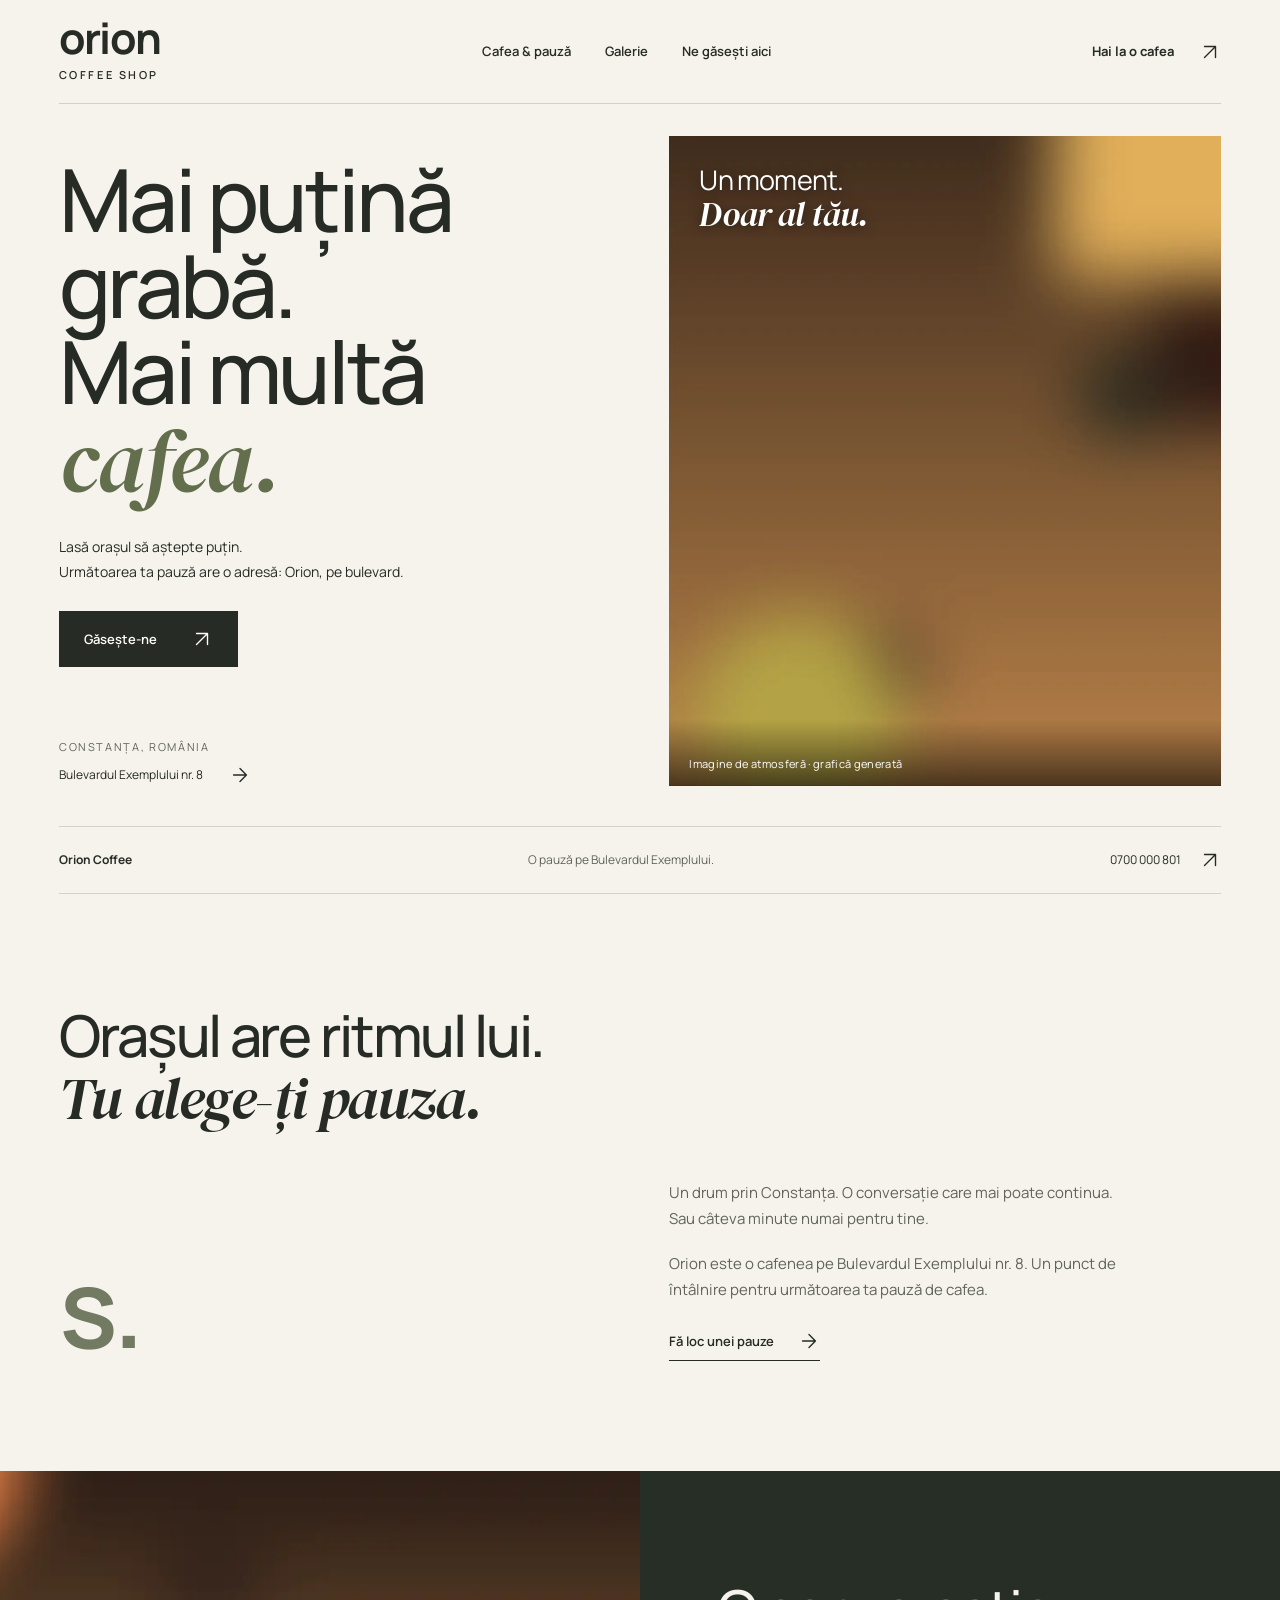
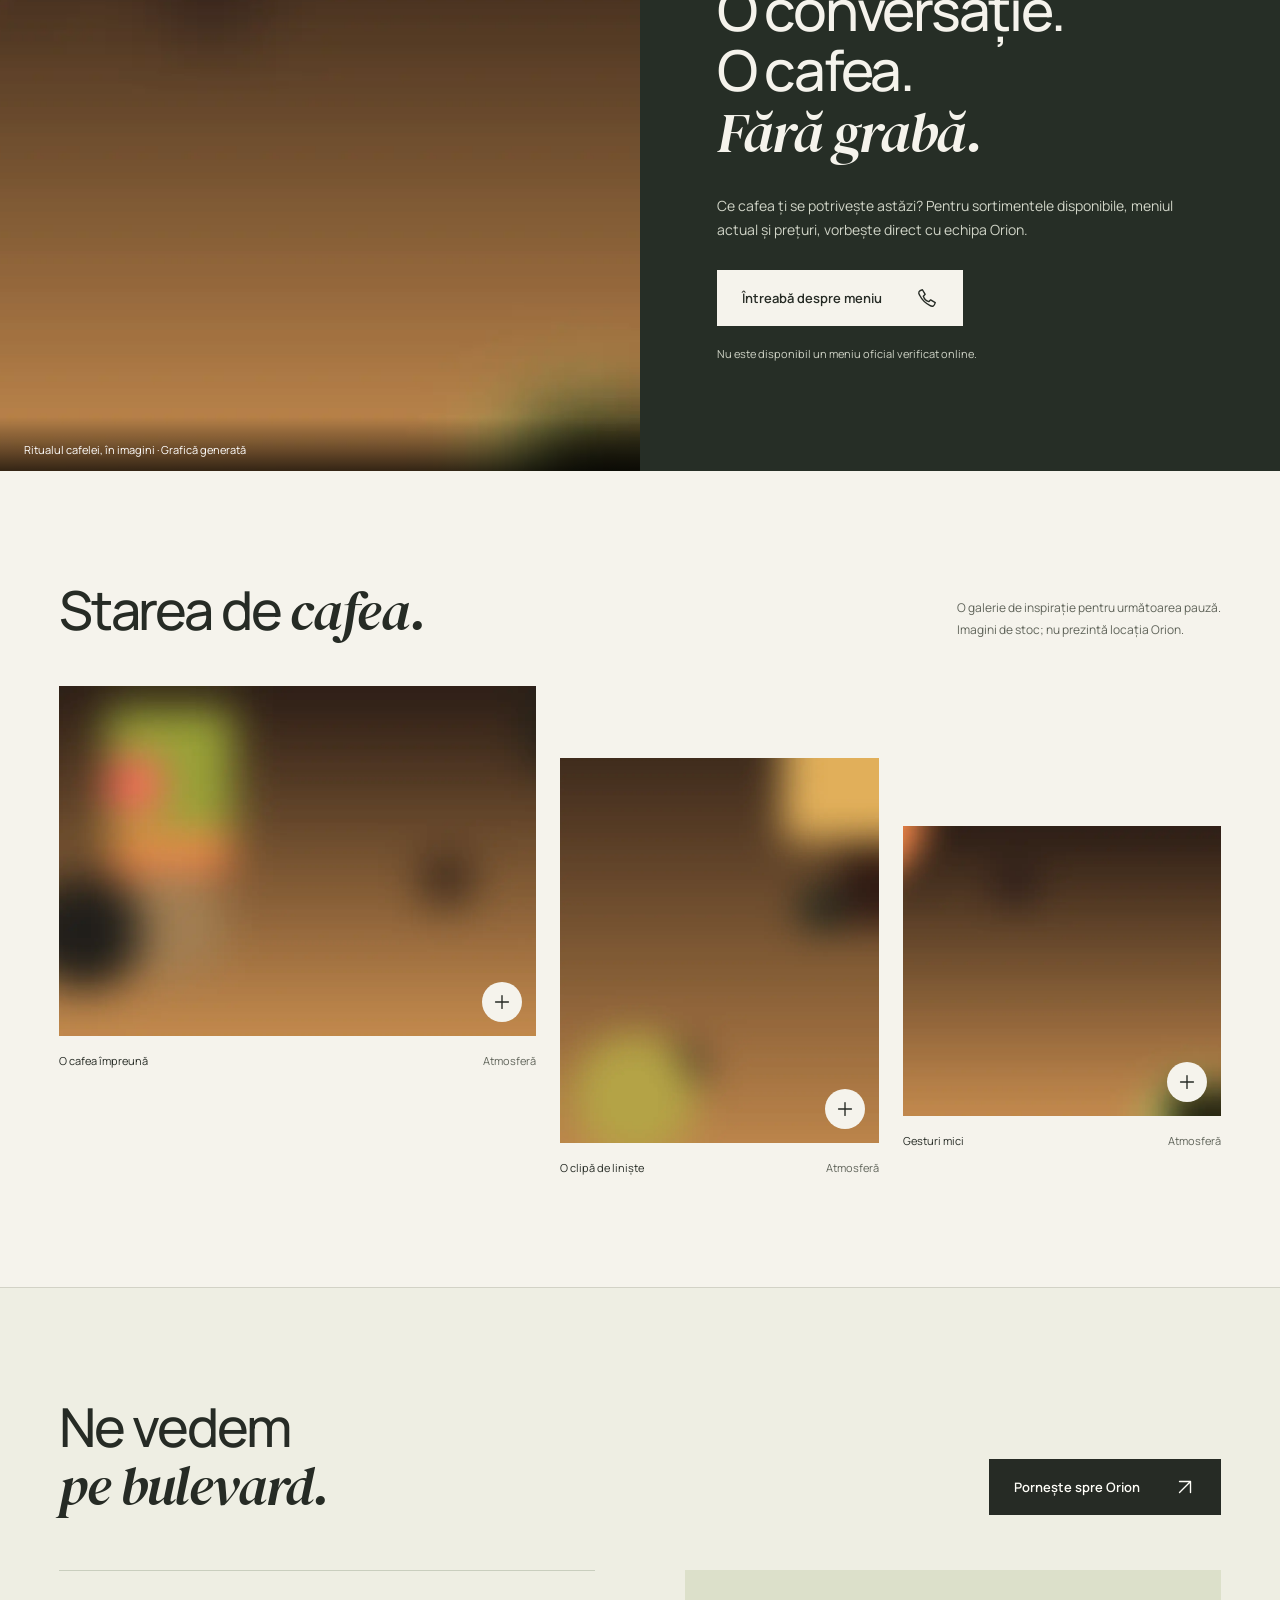
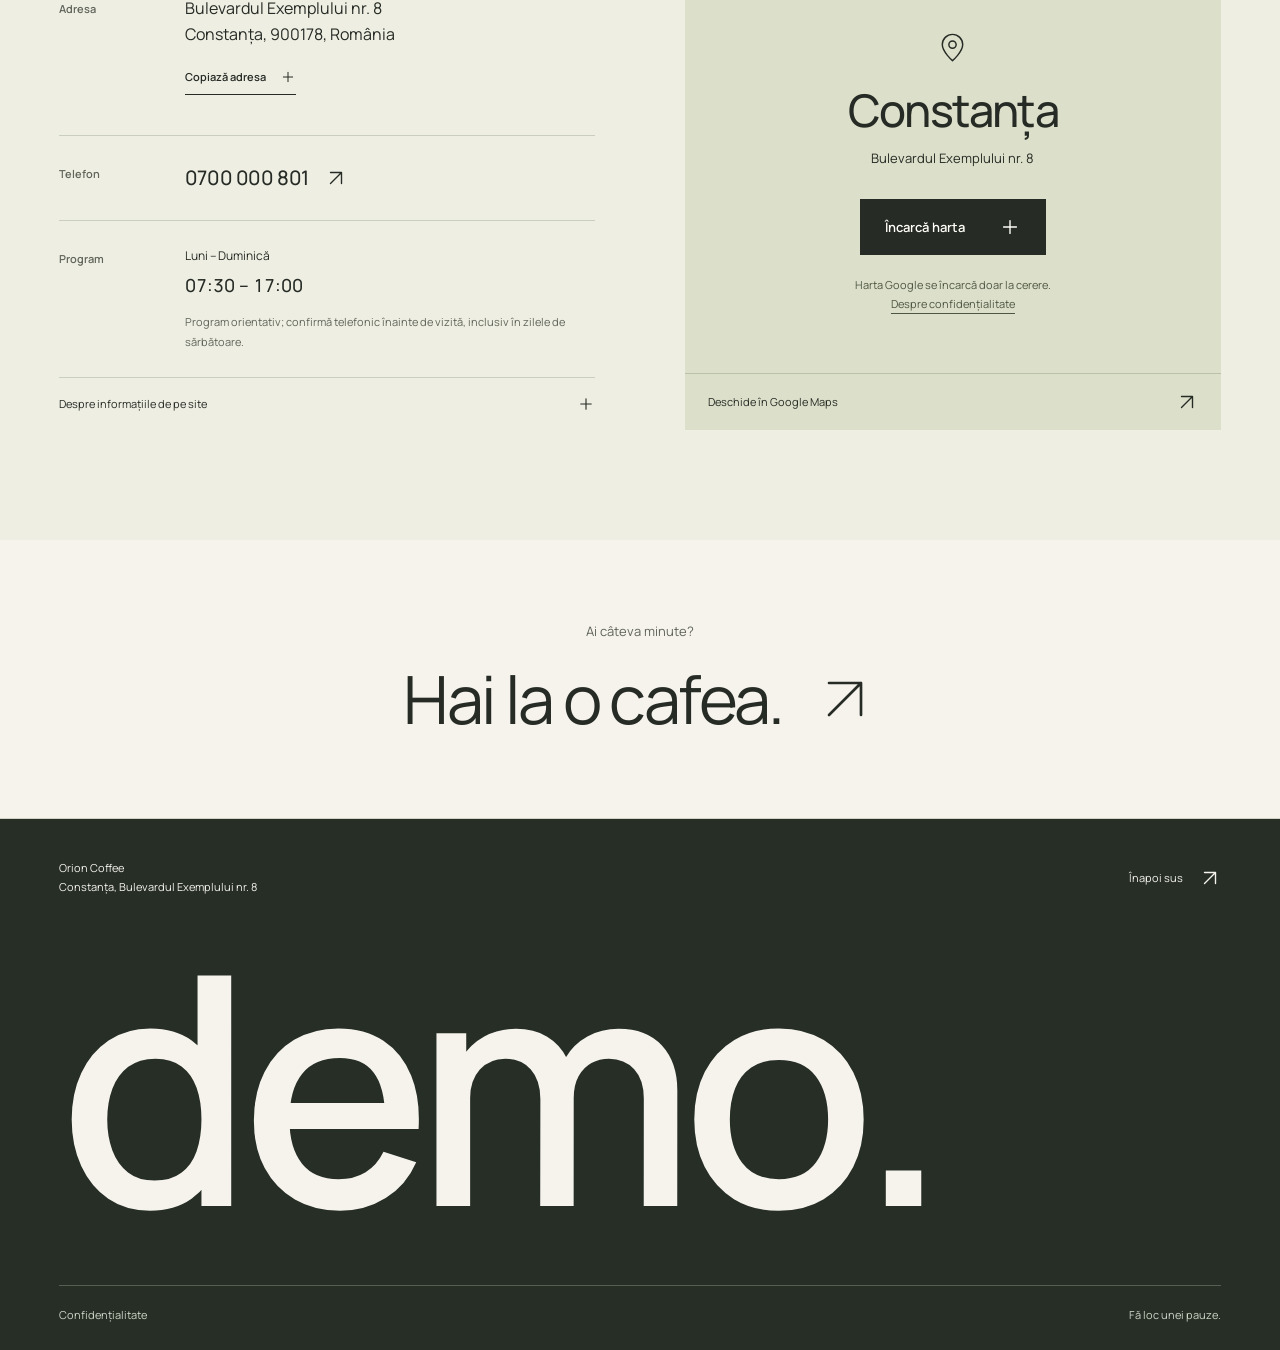
<file: site/index.html>
<!doctype html>
<html lang="ro">
<head>
  <meta charset="utf-8">
  <meta name="viewport" content="width=device-width, initial-scale=1">
  <title>Orion Coffee — O pauză de cafea pe bulevard, Constanța</title>
  <meta name="description" content="Descoperă Orion Coffee pe Bulevardul Exemplului nr. 8, Constanța. Găsește adresa, programul publicat și indicații de orientare. Contact: 0700 000 801.">
  <meta name="theme-color" content="#f5f3ec">
  <meta property="og:type" content="website">
  <meta property="og:locale" content="ro_RO">
  <meta property="og:site_name" content="Orion Coffee">
  <meta property="og:title" content="Orion Coffee — Mai puțină grabă. Mai multă cafea.">
  <meta property="og:description" content="O pauză de cafea pe Bulevardul Exemplului nr. 8, Constanța. Adresă, contact și traseu.">
  <meta property="og:image" content="assets/images/coffee-table.jpg">
  <meta property="og:image:alt" content="Imagine de atmosferă: trei cafele la o întâlnire, grafică generată.">
  <meta name="twitter:card" content="summary_large_image">
  <link rel="icon" href="assets/favicon.svg" type="image/svg+xml">
  <link rel="preload" href="assets/fonts/Manrope.ttf" as="font" type="font/ttf" crossorigin>
  <link rel="stylesheet" href="assets/styles.css">
  <script src="assets/app.js" defer></script>
  <script type="application/ld+json">
  {
    "@context": "https://schema.org",
    "@type": "CafeOrCoffeeShop",
    "name": "Orion Coffee",
    
    "description": "Cafenea pe Bulevardul Exemplului nr. 8, Constanța, România.",
    "telephone": "+40700000801",
    "address": {
      "@type": "PostalAddress",
      "streetAddress": "Bulevardul Exemplului nr. 8",
      "addressLocality": "Constanța",
      "addressRegion": "Constanța",
      "postalCode": "900178",
      "addressCountry": "RO"
    },
    "hasMap": "https://www.google.com/maps/search/?api=1&query=Constan%C8%9Ba",
    "sameAs": []
  }
  </script>
</head>
<body>
  <a class="skip-link" href="#continut">Sari la conținut</a>
  <svg class="icon-defs" xmlns="http://www.w3.org/2000/svg" aria-hidden="true">
    <symbol id="arrow" viewBox="0 0 24 24"><path d="M5 12h14M12 5l7 7-7 7"/></symbol>
    <symbol id="diagonal" viewBox="0 0 24 24"><path d="M6 18 18 6M6 6h12v12"/></symbol>
    <symbol id="phone" viewBox="0 0 24 24"><path d="m7 3 3 5-2 2c1 3 3 5 6 6l2-2 5 3c-1 4-3 5-6 3A25 25 0 0 1 4 9C2 6 3 4 7 3Z"/></symbol>
    <symbol id="plus" viewBox="0 0 24 24"><path d="M12 5v14M5 12h14"/></symbol>
    <symbol id="close" viewBox="0 0 24 24"><path d="m6 6 12 12M6 18 18 6"/></symbol>
    <symbol id="pin" viewBox="0 0 24 24"><path d="M19 10c0 5-7 11-7 11S5 15 5 10a7 7 0 1 1 14 0Z"/><circle cx="12" cy="10" r="2.5"/></symbol>
  </svg>
  <header class="header" id="sus">
    <a class="brand" href="#sus" aria-label="Orion Coffee — începutul paginii">orion<span>COFFEE SHOP</span></a>
    <nav class="nav" id="navigation" aria-label="Navigare principală">
      <a href="#cafea">Cafea & pauză</a>
      <a href="#galerie">Galerie</a>
      <a href="#vizita">Ne găsești aici</a>
    </nav>
    <a class="header-call" href="tel:+40700000801">Hai la o cafea <svg class="icon"><use href="#diagonal"/></svg></a>
    <button class="menu-toggle" aria-expanded="false" aria-controls="navigation" aria-label="Deschide navigarea"><span></span><span></span></button>
  </header>

  <main id="continut">
    <section class="hero" aria-labelledby="hero-title">
      <div class="hero-copy">
        <h1 id="hero-title">Mai puțină <br>grabă.<br>Mai multă <br><em>cafea.</em></h1>
        <p>Lasă orașul să aștepte puțin.<br>Următoarea ta pauză are o adresă: Orion, pe bulevard.</p>
        <a class="button button-dark" href="#vizita">Găsește-ne <svg class="icon"><use href="#diagonal"/></svg></a>
        <a class="hero-location" href="https://www.google.com/maps/search/?api=1&query=Constan%C8%9Ba" target="_blank" rel="noopener noreferrer"><span>CONSTANȚA, ROMÂNIA</span><span>Bulevardul Exemplului nr. 8 <svg class="icon"><use href="#arrow"/></svg></span></a>
      </div>
      <figure class="hero-photo">
        <img src="assets/images/coffee-hero-1200.webp" srcset="assets/images/coffee-hero-640.webp 640w, assets/images/coffee-hero-1200.webp 1200w" sizes="(max-width: 760px) 100vw, 50vw" width="1200" height="1800" alt="Cești de cafea cu latte art, pe o masă de lemn între plante — fotografie de atmosferă." fetchpriority="high">
        <div class="photo-note" aria-hidden="true">Un moment.<br><em>Doar al tău.</em></div>
        <figcaption>Imagine de atmosferă · grafică generată</figcaption>
      </figure>
    </section>

    <div class="address-strip"><span>Orion Coffee</span><span>O pauză pe Bulevardul Exemplului.</span><a href="tel:+40700000801">0700 000 801 <svg class="icon"><use href="#diagonal"/></svg></a></div>

    <section class="ritual section-wrap" id="cafea" aria-labelledby="ritual-title">
      <h2 id="ritual-title">Orașul are ritmul lui.<br><em>Tu alege-ți pauza.</em></h2>
      <div class="ritual-bottom">
        <span class="wordmark-small" aria-hidden="true">s.</span>
        <div class="ritual-copy">
          <p>Un drum prin Constanța. O conversație care mai poate continua. Sau câteva minute numai pentru tine.</p>
          <p>Orion este o cafenea pe Bulevardul Exemplului nr. 8. Un punct de întâlnire pentru următoarea ta pauză de cafea.</p>
          <a class="text-link" href="#vizita">Fă loc unei pauze <svg class="icon"><use href="#arrow"/></svg></a>
        </div>
      </div>
    </section>

    <section class="coffee-section" aria-labelledby="coffee-title">
      <figure class="coffee-photo"><img src="assets/images/coffee-detail-1200.webp" srcset="assets/images/coffee-detail-640.webp 640w, assets/images/coffee-detail-1200.webp 1100w" sizes="(max-width: 760px) 100vw, 50vw" width="1100" height="733" alt="Prepararea unei cafele la filtru — imagine ilustrativă, fără a indica oferta Orion." loading="lazy"><figcaption>Ritualul cafelei, în imagini · Grafică generată</figcaption></figure>
      <div class="coffee-copy">
        <h2 id="coffee-title">O conversație.<br>O cafea.<br><em>Fără grabă.</em></h2>
        <p>Ce cafea ți se potrivește astăzi? Pentru sortimentele disponibile, meniul actual și prețuri, vorbește direct cu echipa Orion.</p>
        <a class="button button-light" href="tel:+40700000801">Întreabă despre meniu <svg class="icon"><use href="#phone"/></svg></a>
        <p class="small-note">Nu este disponibil un meniu oficial verificat online.</p>
      </div>
    </section>

    <section class="gallery section-wrap" id="galerie" aria-labelledby="gallery-title">
      <div class="section-heading"><h2 id="gallery-title">Starea de <em>cafea.</em></h2><p>O galerie de inspirație pentru următoarea pauză.<br>Imagini de stoc; nu prezintă locația Orion.</p></div>
      <div class="gallery-grid">
        <figure><a class="gallery-open" href="assets/images/coffee-table.jpg" data-photo="0" aria-label="Mărește fotografia: o cafea împreună"><img src="assets/images/coffee-table-1200.webp" srcset="assets/images/coffee-table-640.webp 640w, assets/images/coffee-table-1200.webp 1200w" sizes="(max-width: 760px) 100vw, 46vw" width="1200" height="800" alt="Trei persoane ciocnesc cești de cafea — fotografie de stoc." loading="lazy"><span class="zoom-button"><svg class="icon"><use href="#plus"/></svg></span></a><figcaption><span>O cafea împreună</span><span>Atmosferă</span></figcaption></figure>
        <figure><a class="gallery-open" href="assets/images/coffee-hero.jpg" data-photo="1" aria-label="Mărește fotografia: o clipă de liniște"><img src="assets/images/coffee-hero-640.webp" width="640" height="960" alt="Cafea cu latte art și plante verzi — fotografie de stoc." loading="lazy"><span class="zoom-button"><svg class="icon"><use href="#plus"/></svg></span></a><figcaption><span>O clipă de liniște</span><span>Atmosferă</span></figcaption></figure>
        <figure><a class="gallery-open" href="assets/images/coffee-detail.jpg" data-photo="2" aria-label="Mărește fotografia: gesturi mici"><img src="assets/images/coffee-detail-640.webp" width="640" height="426" alt="Apă turnată peste cafea într-un filtru — fotografie de stoc." loading="lazy"><span class="zoom-button"><svg class="icon"><use href="#plus"/></svg></span></a><figcaption><span>Gesturi mici</span><span>Atmosferă</span></figcaption></figure>
      </div>
    </section>

    <section class="visit section-wrap" id="vizita" aria-labelledby="visit-title">
      <div class="section-heading"><h2 id="visit-title">Ne vedem<br><em>pe bulevard.</em></h2><a class="button button-dark" href="https://www.google.com/maps/search/?api=1&query=Constan%C8%9Ba" target="_blank" rel="noopener noreferrer">Pornește spre Orion <svg class="icon"><use href="#diagonal"/></svg></a></div>
      <div class="visit-grid">
        <div class="visit-info">
          <div class="info-row"><h3>Adresa</h3><div><address>Bulevardul Exemplului nr. 8<br>Constanța, 900178, România</address><button class="text-link copy-address" type="button">Copiază adresa <svg class="icon"><use href="#plus"/></svg></button><span class="copy-status" role="status" aria-live="polite"></span></div></div>
          <div class="info-row"><h3>Telefon</h3><a class="phone-number" href="tel:+40700000801">0700 000 801 <svg class="icon"><use href="#diagonal"/></svg></a></div>
          <div class="info-row hours-row"><h3>Program</h3><div><p class="hours">Luni – Duminică <strong>07:30 – 17:00</strong></p><p class="small-note">Program orientativ; confirmă telefonic înainte de vizită, inclusiv în zilele de sărbătoare.</p></div></div>
          <details class="source-details"><summary>Despre informațiile de pe site <svg class="icon"><use href="#plus"/></svg></summary><p>Proiect demonstrativ: cafeneaua, adresa și telefonul sunt fictive. Imaginile sunt grafică abstractă generată.</p></details>
        </div>
        <div class="map-panel" id="map-panel">
          <div class="map-placeholder" id="map-placeholder"><svg class="map-pin icon"><use href="#pin"/></svg><p class="map-city">Constanța</p><p class="map-street">Bulevardul Exemplului nr. 8</p><button class="button button-dark" id="load-map" type="button">Încarcă harta <svg class="icon"><use href="#plus"/></svg></button><p class="small-note">Harta Google se încarcă doar la cerere.<br><a href="confidentialitate.html">Despre confidențialitate</a></p></div>
          <div id="map-frame" hidden></div>
          <a class="map-external" href="https://www.google.com/maps/search/?api=1&query=Constan%C8%9Ba" target="_blank" rel="noopener noreferrer">Deschide în Google Maps <svg class="icon"><use href="#diagonal"/></svg></a>
          <noscript><p class="noscript-map">Folosește linkul Google Maps pentru a vedea locația.</p></noscript>
        </div>
      </div>
    </section>
    <section class="closing"><p>Ai câteva minute?</p><a href="tel:+40700000801">Hai la o cafea.<svg class="icon"><use href="#diagonal"/></svg></a></section>
  </main>

  <footer class="footer"><div class="footer-top"><p>Orion Coffee<br>Constanța, Bulevardul Exemplului nr. 8</p><a href="#sus">Înapoi sus <svg class="icon"><use href="#diagonal"/></svg></a></div><div class="footer-wordmark" aria-hidden="true">demo.</div><div class="footer-bottom"><div><a href="confidentialitate.html">Confidențialitate</a></div><span>Fă loc unei pauze.</span></div></footer>

  <dialog class="lightbox" aria-labelledby="lightbox-caption"><div class="lightbox-toolbar"><span id="lightbox-counter"></span><button class="icon-button" id="close-lightbox" aria-label="Închide fotografia"><svg class="icon"><use href="#close"/></svg></button></div><img id="lightbox-image" src="assets/images/coffee-table.jpg" alt="" width="1200" height="800"><div class="lightbox-bottom"><button class="icon-button" id="previous-photo" aria-label="Fotografia precedentă"><svg class="icon reverse"><use href="#arrow"/></svg></button><p id="lightbox-caption"></p><button class="icon-button" id="next-photo" aria-label="Fotografia următoare"><svg class="icon"><use href="#arrow"/></svg></button></div><p class="lightbox-credit">Grafică generată · Nu prezintă locația Orion.</p></dialog>
</body>
</html>
</file>
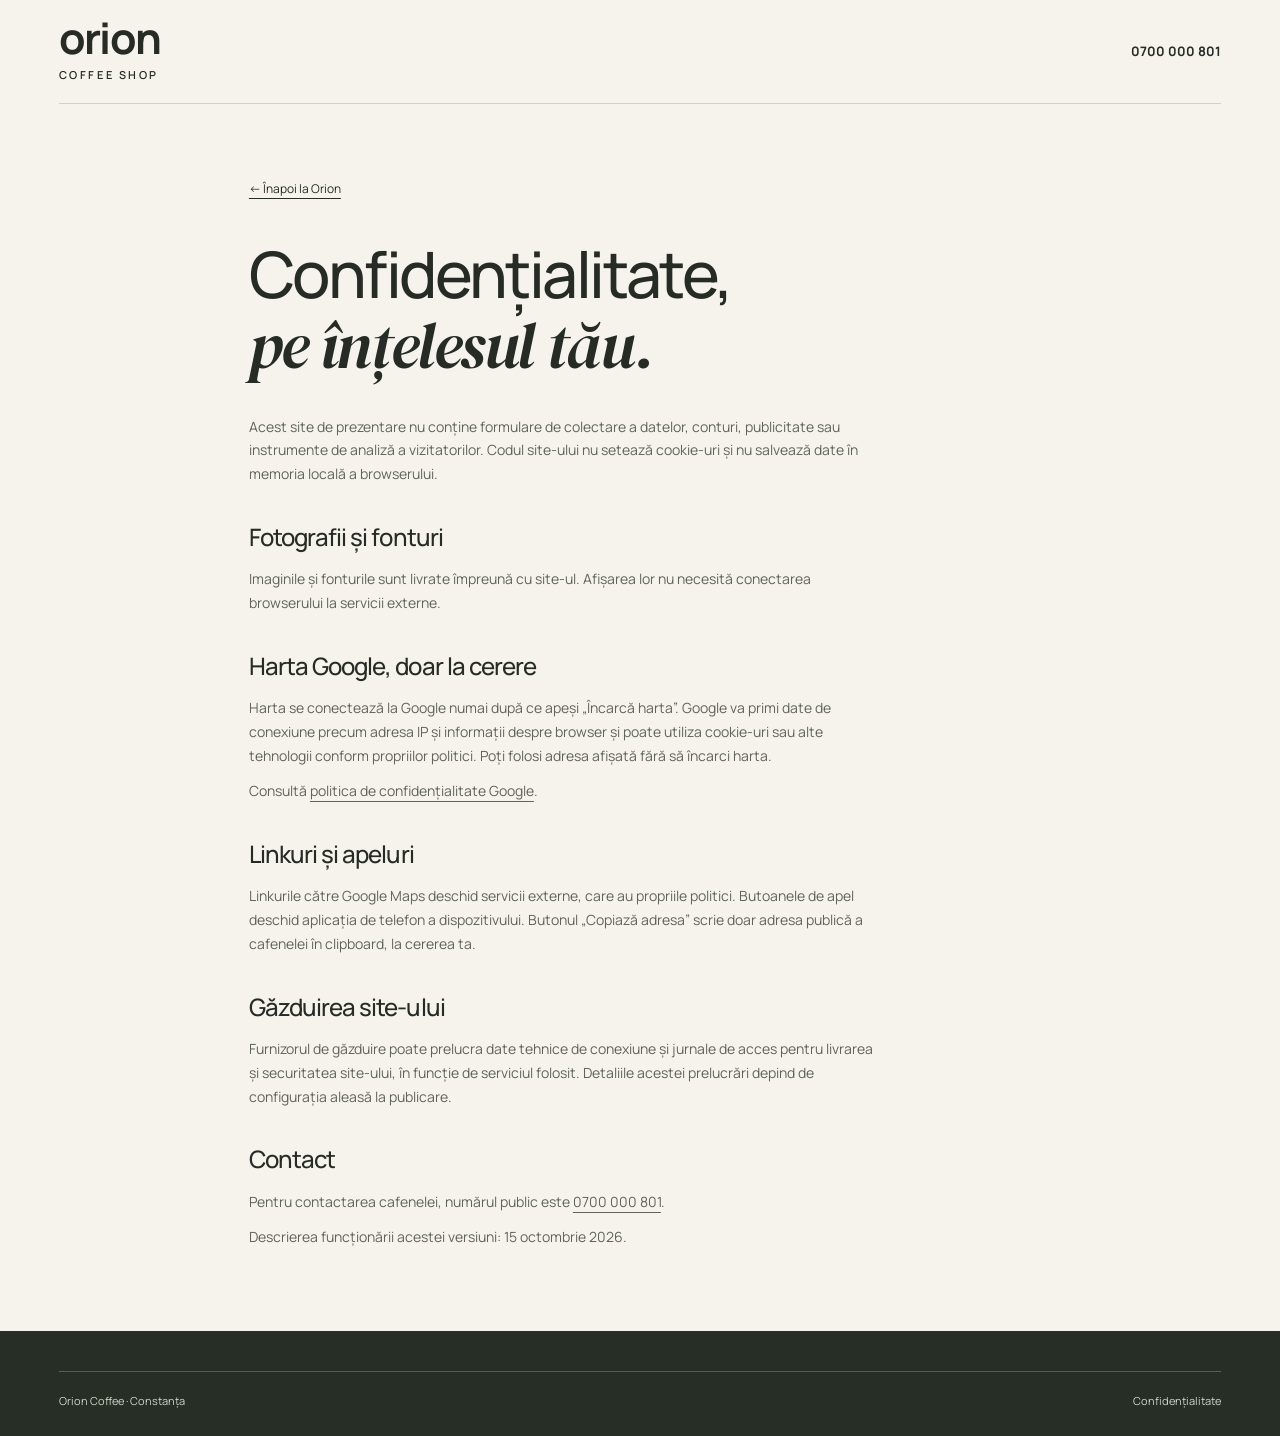
<file: site/confidentialitate.html>
<!doctype html><html lang="ro"><head><meta charset="utf-8"><meta name="viewport" content="width=device-width,initial-scale=1"><meta name="theme-color" content="#f5f3ec"><title>Confidențialitate — Orion Coffee</title><meta name="description" content="Cum funcționează acest site: fișiere locale, hartă Google la cerere și linkuri externe."><link rel="icon" href="assets/favicon.svg" type="image/svg+xml"><link rel="stylesheet" href="assets/styles.css"></head><body><header class="header"><a class="brand" href="index.html" aria-label="Orion Coffee — pagina principală">orion<span>COFFEE SHOP</span></a><a class="header-call" href="tel:+40700000801">0700 000 801</a></header><main class="legal"><a class="back" href="index.html">← Înapoi la Orion</a><h1>Confidențialitate,<br><em>pe înțelesul tău.</em></h1>
<p>Acest site de prezentare nu conține formulare de colectare a datelor, conturi, publicitate sau instrumente de analiză a vizitatorilor. Codul site-ului nu setează cookie-uri și nu salvează date în memoria locală a browserului.</p>
<h2>Fotografii și fonturi</h2><p>Imaginile și fonturile sunt livrate împreună cu site-ul. Afișarea lor nu necesită conectarea browserului la servicii externe.</p>
<h2>Harta Google, doar la cerere</h2><p>Harta se conectează la Google numai după ce apeși „Încarcă harta”. Google va primi date de conexiune precum adresa IP și informații despre browser și poate utiliza cookie-uri sau alte tehnologii conform propriilor politici. Poți folosi adresa afișată fără să încarci harta.</p><p>Consultă <a href="https://policies.google.com/privacy" target="_blank" rel="noopener noreferrer">politica de confidențialitate Google</a>.</p>
<h2>Linkuri și apeluri</h2><p>Linkurile către Google Maps deschid servicii externe, care au propriile politici. Butoanele de apel deschid aplicația de telefon a dispozitivului. Butonul „Copiază adresa” scrie doar adresa publică a cafenelei în clipboard, la cererea ta.</p>
<h2>Găzduirea site-ului</h2><p>Furnizorul de găzduire poate prelucra date tehnice de conexiune și jurnale de acces pentru livrarea și securitatea site-ului, în funcție de serviciul folosit. Detaliile acestei prelucrări depind de configurația aleasă la publicare.</p>
<h2>Contact</h2><p>Pentru contactarea cafenelei, numărul public este <a href="tel:+40700000801">0700 000 801</a>.</p><p>Descrierea funcționării acestei versiuni: 15 octombrie 2026.</p></main><footer class="footer"><div class="footer-bottom"><span>Orion Coffee · Constanța</span><div><a href="confidentialitate.html">Confidențialitate</a></div></div></footer></body></html>
</file>
<file: site/assets/styles.css>
@font-face{font-family:Manrope;src:url('fonts/Manrope.ttf') format('truetype');font-weight:200 800;font-display:swap}
@font-face{font-family:'DM Serif';src:url('fonts/DMSerifDisplay-Italic.ttf') format('truetype');font-weight:400;font-style:italic;font-display:swap}
:root{--paper:#f5f3ec;--ink:#262b25;--muted:#60645a;--line:#d2d2c6;--olive:#dce0ca;--dark:#262e26;--white:#fffef8;--gutter:clamp(22px,4.6vw,88px);--ease:cubic-bezier(.16,1,.3,1)}
*{box-sizing:border-box}html{scroll-behavior:smooth;scroll-padding-top:105px}body{margin:0;background:var(--paper);color:var(--ink);font-family:Manrope,sans-serif;font-size:16px;line-height:1.7}body.modal-open{overflow:hidden}::selection{background:var(--ink);color:var(--paper)}body{scrollbar-color:var(--muted) var(--paper)}a{color:inherit;text-decoration:none;text-underline-offset:5px}button{font:inherit;color:inherit;cursor:pointer}a,button{-webkit-tap-highlight-color:transparent}button{border:0;background:none}a:focus-visible,button:focus-visible,summary:focus-visible{outline:2px solid #7f4b2d;outline-offset:6px}img{display:block;max-width:100%;height:auto}figure,p,h1,h2,h3{margin:0}h1,h2,h3{font-weight:500}h1,h2{line-height:1.08;letter-spacing:-.04em;text-wrap:balance}em{font-family:'DM Serif',Georgia,serif;font-weight:400;letter-spacing:-.025em}p{max-width:70ch}.icon{width:22px;height:22px;fill:none;stroke:currentColor;stroke-width:1.5;stroke-linecap:round;stroke-linejoin:round;flex-shrink:0}.icon-defs{width:0;height:0;position:absolute;overflow:hidden}.skip-link{position:fixed;left:20px;top:10px;background:var(--ink);color:var(--paper);padding:12px 22px;z-index:100;transform:translateY(-160%)}.skip-link:focus{transform:none}
.header{height:104px;margin:0 var(--gutter);border-bottom:1px solid var(--line);display:flex;align-items:center;justify-content:space-between;gap:32px;position:relative;z-index:10}.brand{font-size:43px;font-weight:700;line-height:.95;letter-spacing:-.04em}.brand span{display:block;font-size:11px;line-height:1.7;letter-spacing:.23em;font-weight:600;margin-top:7px}.nav{display:flex;gap:34px;font-size:13px;font-weight:600}.nav a{position:relative;padding:12px 0}.nav a::after{content:'';position:absolute;bottom:5px;left:0;width:100%;height:1px;background:var(--ink);transform:scaleX(0);transform-origin:left;transition:transform .35s var(--ease)}.nav a:hover::after{transform:scaleX(1)}.header-call{display:flex;gap:25px;align-items:center;font-size:13px;font-weight:700}.menu-toggle{display:none}.button{display:inline-flex;align-items:center;justify-content:space-between;gap:34px;min-height:56px;padding:15px 24px;font-size:13px;font-weight:600;border:1px solid transparent;transition:background .25s,color .25s;max-width:100%}.button-dark{background:var(--ink);color:var(--white)}.button-dark:hover{background:#4a5542}.button-light{background:var(--paper);color:var(--ink)}.button-light:hover{background:var(--olive)}.button .icon{transition:transform .35s var(--ease)}.button:hover .icon{transform:translate(2px,-2px)}
.hero{display:grid;grid-template-columns:1fr 1fr;padding:32px var(--gutter) 40px;gap:4.6vw;max-width:1920px;margin:auto}.hero-copy{padding-top:20px;display:flex;align-items:flex-start;flex-direction:column}.hero h1{font-size:clamp(62px,6.8vw,96px);line-height:.99;margin-bottom:30px}.hero h1 em{color:#636e4d}.hero-copy>p{font-size:14px;line-height:1.8;max-width:370px;margin-bottom:27px}.hero-location{margin-top:auto;padding-top:36px;width:100%;display:flex;flex-direction:column;font-size:12px;gap:7px}.hero-location>span:first-child{font-size:11px;letter-spacing:.15em;color:var(--muted)}.hero-location>span:last-child{display:flex;gap:26px;align-items:center}.hero-photo{position:relative;min-height:650px;overflow:hidden;background:#51563d}.hero-photo>img{width:100%;height:100%;position:absolute;inset:0;object-fit:cover;object-position:center 64%}.photo-note{position:absolute;left:30px;top:28px;font-size:27px;line-height:1.15;color:white;text-shadow:0 2px 12px #0008;letter-spacing:-.03em}.photo-note em{font-size:34px}.hero-photo figcaption{position:absolute;left:0;bottom:0;width:100%;padding:35px 20px 12px;background:linear-gradient(transparent,#0009);color:white;font-size:11px;letter-spacing:.03em}.address-strip{display:flex;justify-content:space-between;align-items:center;gap:20px;margin:0 var(--gutter);border-top:1px solid var(--line);border-bottom:1px solid var(--line);padding:22px 0;font-size:12px}.address-strip>span:first-child{font-weight:700}.address-strip>span:nth-child(2){color:var(--muted)}.address-strip a{display:flex;align-items:center;gap:18px}
.section-wrap{padding:110px var(--gutter);max-width:1920px;margin:auto}.ritual h2{font-size:clamp(36px,4.5vw,64px);max-width:1000px}.ritual-bottom{display:grid;grid-template-columns:1fr 1fr;gap:4.6vw;margin-top:50px}.wordmark-small{font-size:110px;font-weight:600;letter-spacing:-.04em;line-height:1;align-self:end;color:#727b61}.ritual-copy{max-width:460px}.ritual-copy>p{font-size:15px;color:var(--muted);margin-bottom:20px}.text-link{display:inline-flex;gap:24px;align-items:center;font-size:13px;font-weight:600;padding:8px 0;border-bottom:1px solid currentColor}.text-link:hover{color:#72794f}.coffee-section{display:grid;grid-template-columns:1fr 1fr;background:var(--dark);color:var(--paper)}.coffee-photo{position:relative;min-height:600px;overflow:hidden}.coffee-photo img{width:100%;height:100%;object-fit:cover;position:absolute;inset:0;object-position:55% center}.coffee-photo figcaption{position:absolute;bottom:0;padding:24px 24px 12px;font-size:11px;color:white;background:linear-gradient(transparent,#000b);width:100%}.coffee-copy{padding:80px clamp(35px,6vw,100px);align-self:center}.coffee-copy h2{font-size:clamp(40px,4.4vw,64px);margin-bottom:30px}.coffee-copy>p:not(.small-note){color:#d0d4c7;font-size:14px;margin-bottom:28px}.small-note{font-size:11px;line-height:1.8;color:var(--muted)}.small-note a,.source-details p a{text-decoration:underline}.coffee-copy .small-note{color:#d0d4c7;margin-top:18px}
.section-heading{display:flex;align-items:flex-end;justify-content:space-between;gap:40px;margin-bottom:45px}.section-heading h2{font-size:clamp(38px,4.2vw,62px)}.section-heading>p{font-size:12px;line-height:1.8;color:var(--muted);max-width:360px}.gallery-grid{display:grid;grid-template-columns:1.5fr 1fr 1fr;gap:24px;align-items:start}.gallery-grid figure:nth-child(2){margin-top:72px}.gallery-grid figure:nth-child(3){margin-top:140px}.gallery-open{display:block;position:relative;overflow:hidden}.gallery-open img{width:100%;height:350px;object-fit:cover;transition:transform .8s var(--ease),filter .8s var(--ease)}.gallery-grid figure:nth-child(2) img{height:385px;object-position:center 70%}.gallery-grid figure:nth-child(3) img{height:290px;object-position:50% center}.gallery-open:hover img{transform:scale(1.035);filter:saturate(.85)}.zoom-button{position:absolute;right:14px;bottom:14px;display:grid;place-items:center;background:var(--paper);width:40px;height:40px;border-radius:50%;transition:background .2s}.gallery-open:hover .zoom-button{background:var(--olive)}.gallery-grid figcaption{display:flex;justify-content:space-between;gap:8px;font-size:11px;padding-top:16px}.gallery-grid figcaption>span:last-child{font-size:11px;color:var(--muted)}
.visit{border-top:1px solid var(--line);background:#eeeee3}.visit .section-heading{margin-bottom:55px}.visit-grid{display:grid;grid-template-columns:1fr 1fr;gap:7vw}.info-row{display:grid;grid-template-columns:100px 1fr;gap:26px;border-top:1px solid #c9cebe;padding:25px 0}.info-row h3{font-size:11px;color:var(--muted);font-weight:600;padding-top:4px}.info-row address{font-size:16px;font-style:normal;line-height:1.6}.copy-address{font-size:11px;gap:14px;margin-top:12px}.copy-address .icon{width:16px;height:16px}.copy-status{display:block;font-size:11px;margin-top:4px;color:var(--muted);min-height:1em}.phone-number{font-size:20px;font-weight:500;letter-spacing:-.02em;display:flex;gap:16px;align-items:center}.hours{font-size:12px;display:flex;flex-direction:column;gap:3px;margin-bottom:12px}.hours strong{font-size:18px;font-weight:500;font-variant-numeric:tabular-nums}.source-details{border-top:1px solid #c9cebe;font-size:11px;padding:17px 0}.source-details summary{cursor:pointer;display:flex;justify-content:space-between;align-items:center;gap:10px;list-style:none}.source-details summary::-webkit-details-marker{display:none}.source-details summary .icon{width:18px;height:18px}.source-details[open] summary .icon{transform:rotate(45deg)}.source-details p{margin-top:15px;color:var(--muted)}.map-panel{background:var(--olive);position:relative;min-height:460px;display:flex;flex-direction:column}.map-placeholder{display:flex;flex-direction:column;align-items:center;justify-content:center;flex:1;text-align:center;padding:35px 20px}.map-pin{width:35px;height:35px;margin-bottom:18px;stroke-width:1}.map-city{font-size:45px;letter-spacing:-.04em;font-weight:500;line-height:1.2}.map-street{font-size:13px;margin:10px 0 30px}.map-placeholder .small-note{margin-top:20px;color:#4d5543}.map-external{display:flex;align-items:center;justify-content:space-between;gap:20px;padding:17px 23px;border-top:1px solid #b9c2a7;font-size:11px}.map-frame,#map-frame{flex:1;min-height:390px}.map-panel iframe{display:block;border:0;width:100%;height:100%;min-height:390px;background:var(--olive)}.map-load-note{font-size:11px;padding:8px 20px;color:var(--muted)}[hidden]{display:none!important}.noscript-map{font-size:12px;padding:15px}.closing{padding:80px var(--gutter);text-align:center;border-bottom:1px solid var(--line)}.closing>p{margin:0 auto 16px;color:var(--muted);font-size:13px}.closing>a{display:inline-flex;align-items:center;justify-content:center;gap:30px;font-size:clamp(36px,5.2vw,76px);letter-spacing:-.04em;line-height:1.2}.closing .icon{width:clamp(35px,5vw,66px);height:clamp(35px,5vw,66px);stroke-width:1}
.footer{padding:40px var(--gutter) 25px;background:var(--dark);color:var(--paper);overflow:hidden}.footer-top{display:flex;justify-content:space-between;gap:20px;align-items:center;font-size:11px}.footer-top a{display:flex;gap:16px;align-items:center}.footer-wordmark{font-size:clamp(120px,25vw,440px);letter-spacing:-.04em;line-height:1.12;font-weight:600;margin:8px 0 22px}.footer-bottom{display:flex;align-items:center;justify-content:space-between;gap:20px;font-size:11px;color:#d0d4c7;border-top:1px solid #555e50;padding-top:20px}.footer-bottom>div{display:flex;gap:26px}.footer a:hover{text-decoration:underline}
.lightbox{padding:20px;background:var(--dark);color:var(--paper);border:1px solid #62695c;width:min(1100px,94vw);max-height:95dvh;overflow:auto}.lightbox::backdrop{background:#121811eF}.lightbox-toolbar,.lightbox-bottom{display:flex;align-items:center;justify-content:space-between;gap:15px}.lightbox-toolbar{margin-bottom:10px;font-size:12px}.lightbox>img{width:100%;height:65dvh;object-fit:contain}.lightbox-bottom{padding-top:12px}.lightbox-bottom p{text-align:center;font-size:14px}.icon-button{display:grid;place-items:center;width:44px;height:44px;flex-shrink:0;border:1px solid #707966}.icon-button:hover{background:#48523e}.reverse{transform:rotate(180deg)}.lightbox-credit{font-size:11px;text-align:center;margin:5px auto;color:#d0d4c7}.legal{max-width:900px;padding:70px var(--gutter);margin:auto;min-height:70vh}.legal h1{font-size:clamp(36px,5vw,64px);margin-bottom:35px}.legal h2{font-size:24px;line-height:1.3;margin:35px 0 15px}.legal p,.legal li{font-size:14px;color:var(--muted);margin:12px 0}.legal a{text-decoration:underline;overflow-wrap:anywhere}.legal .back{display:inline-flex;margin-bottom:40px;font-size:12px}.legal table{border-collapse:collapse;width:100%;font-size:12px}.legal td,.legal th{border-bottom:1px solid var(--line);padding:12px 8px;text-align:left;vertical-align:top}
@media(prefers-reduced-motion:no-preference){.hero-copy{animation:arrive .85s var(--ease) both}.hero-photo img{animation:photo-arrive 1.4s var(--ease) both}.reveal-in{animation:section-arrive .8s var(--ease) both}@keyframes arrive{from{opacity:.65;transform:translateY(15px)}to{opacity:1;transform:none}}@keyframes photo-arrive{from{clip-path:inset(0 0 7% 0);transform:scale(1.025)}to{clip-path:inset(0);transform:scale(1)}}@keyframes section-arrive{from{opacity:.7;transform:translateY(14px)}to{opacity:1;transform:none}}}
@media(min-width:1700px){.hero-photo{min-height:760px}.hero-copy{padding-top:55px}.hero-copy>p{font-size:17px}.hero h1{margin-bottom:40px}.hero-location{padding-bottom:8px}.gallery-open img{height:440px}.gallery-grid figure:nth-child(2) img{height:480px}.gallery-grid figure:nth-child(3) img{height:380px}}
@media(max-width:1050px){.header{gap:20px}.nav{gap:20px;font-size:11px}.header-call{font-size:11px;gap:12px}.hero h1{font-size:clamp(58px,7vw,76px)}.hero-photo{min-height:590px}.hero{gap:32px}.hero-copy>p{font-size:12px}.coffee-copy{padding:60px 40px}.coffee-photo{min-height:550px}.gallery-grid{gap:18px}.gallery-open img{height:290px}.gallery-grid figure:nth-child(2) img{height:330px}.gallery-grid figure:nth-child(3) img{height:240px}.visit-grid{gap:35px}.info-row{grid-template-columns:75px 1fr;gap:18px}}
@media(max-width:760px){html{scroll-padding-top:30px}.header{height:88px;flex-wrap:wrap;gap:16px}.brand{font-size:36px}.brand span{font-size:10px}.header-call{margin-left:auto;font-size:11px;gap:8px}.header-call .icon{width:18px}.menu-toggle{display:none;width:44px;height:44px;padding:12px 8px;align-items:center;justify-content:center;flex-direction:column;gap:6px}.menu-toggle span{height:1px;width:24px;background:var(--ink);transition:transform .25s}.menu-toggle[aria-expanded=true] span:first-child{transform:translateY(3.5px) rotate(45deg)}.menu-toggle[aria-expanded=true] span:last-child{transform:translateY(-3.5px) rotate(-45deg)}.nav{width:100%;order:4;gap:20px;font-size:11px;justify-content:space-between;padding-bottom:14px}.header:has(.nav){height:auto;min-height:88px;padding-top:18px}.js .header{height:88px;padding-top:0}.js .menu-toggle{display:flex}.js .nav{display:none;position:absolute;top:87px;left:calc(-1 * var(--gutter));width:100vw;padding:20px var(--gutter) 26px;background:var(--paper);border-bottom:1px solid var(--line);box-shadow:0 16px 22px #262b2510}.js .nav.is-open{display:flex;flex-direction:column;gap:4px}.js .nav a{padding:12px 0;font-size:16px}.hero{grid-template-columns:1fr;padding:34px var(--gutter) 28px;gap:32px}.hero-copy{padding-top:0}.hero h1{font-size:clamp(56px,11.5vw,86px);line-height:1.01;margin-bottom:23px}.hero h1 br:nth-of-type(1),.hero h1 br:nth-of-type(3){display:none}.hero h1 br:nth-of-type(1)::after,.hero h1 br:nth-of-type(3)::after{content:' '}.hero-copy>p{font-size:13px;max-width:380px;margin-bottom:24px}.hero-location{padding-top:27px;gap:5px}.hero-photo{min-height:480px}.hero-photo>img{object-position:center 62%}.photo-note{font-size:24px;left:24px;top:24px}.photo-note em{font-size:31px}.address-strip{font-size:11px;padding:18px 0;gap:12px}.address-strip>span:nth-child(2){display:none}.address-strip a{gap:8px}.address-strip .icon{width:16px}.section-wrap{padding:70px var(--gutter)}.ritual h2{font-size:clamp(33px,7.2vw,49px)}.ritual-bottom{grid-template-columns:60px 1fr;gap:24px;margin-top:30px}.wordmark-small{font-size:65px;align-self:start;margin-top:8px}.ritual-copy>p{font-size:13px}.text-link{font-size:12px}.coffee-section{grid-template-columns:1fr}.coffee-photo{min-height:400px}.coffee-copy{padding:48px var(--gutter) 52px}.coffee-copy h2{font-size:clamp(42px,9vw,60px);margin-bottom:24px}.coffee-copy>p:not(.small-note){max-width:440px}.section-heading{flex-direction:column;align-items:flex-start;gap:20px;margin-bottom:30px}.section-heading h2{font-size:42px}.section-heading>p{font-size:12px}.gallery-grid{grid-template-columns:1fr 1fr;gap:24px 16px}.gallery-grid figure:first-child{grid-column:1/-1}.gallery-grid figure:nth-child(2),.gallery-grid figure:nth-child(3){margin-top:0}.gallery-grid figure:first-child img{height:auto;aspect-ratio:1.45;object-fit:cover}.gallery-grid figure:nth-child(2) img,.gallery-grid figure:nth-child(3) img{height:260px}.gallery-grid figcaption{font-size:11px;padding-top:12px;flex-wrap:wrap}.gallery-grid figcaption>span:last-child{font-size:11px}.visit-grid{grid-template-columns:1fr;gap:25px}.visit .section-heading{margin-bottom:36px}.info-row{grid-template-columns:70px 1fr;padding:22px 0;gap:20px}.info-row address{font-size:15px}.map-panel{min-height:430px}.map-placeholder{padding:32px 20px}.closing{padding:60px var(--gutter)}.closing>a{font-size:clamp(31px,7.7vw,54px);gap:15px}.closing .icon{width:34px;height:34px}.footer{padding-top:28px}.footer-top{font-size:11px}.footer-top a{gap:6px}.footer-wordmark{font-size:25vw;margin:25px 0}.footer-bottom{flex-wrap:wrap;font-size:11px;gap:16px}.footer-bottom>span:last-child{display:none}.footer-bottom>div{gap:17px}.lightbox{padding:12px}.lightbox>img{height:55dvh}.lightbox-bottom p{font-size:12px}.lightbox-credit{font-size:11px}.legal{padding:45px var(--gutter)}.legal table{font-size:11px}.legal td,.legal th{padding:10px 4px}}
@media(max-width:370px){.header-call{font-size:11px;gap:4px}.header{gap:10px}.hero h1{font-size:52px}.hero-photo{min-height:420px}.gallery-grid figure:nth-child(2) img,.gallery-grid figure:nth-child(3) img{height:220px}.ritual-bottom{grid-template-columns:1fr}.wordmark-small{display:none}.phone-number{font-size:17px}.info-row{grid-template-columns:60px 1fr;gap:15px}.section-heading h2{font-size:36px}}
@media(prefers-reduced-motion:reduce){html{scroll-behavior:auto}*,*::before,*::after{animation:none!important;transition:none!important}}

@media(max-width:370px){.header-call{display:none}.menu-toggle{margin-left:auto}}
</file>
